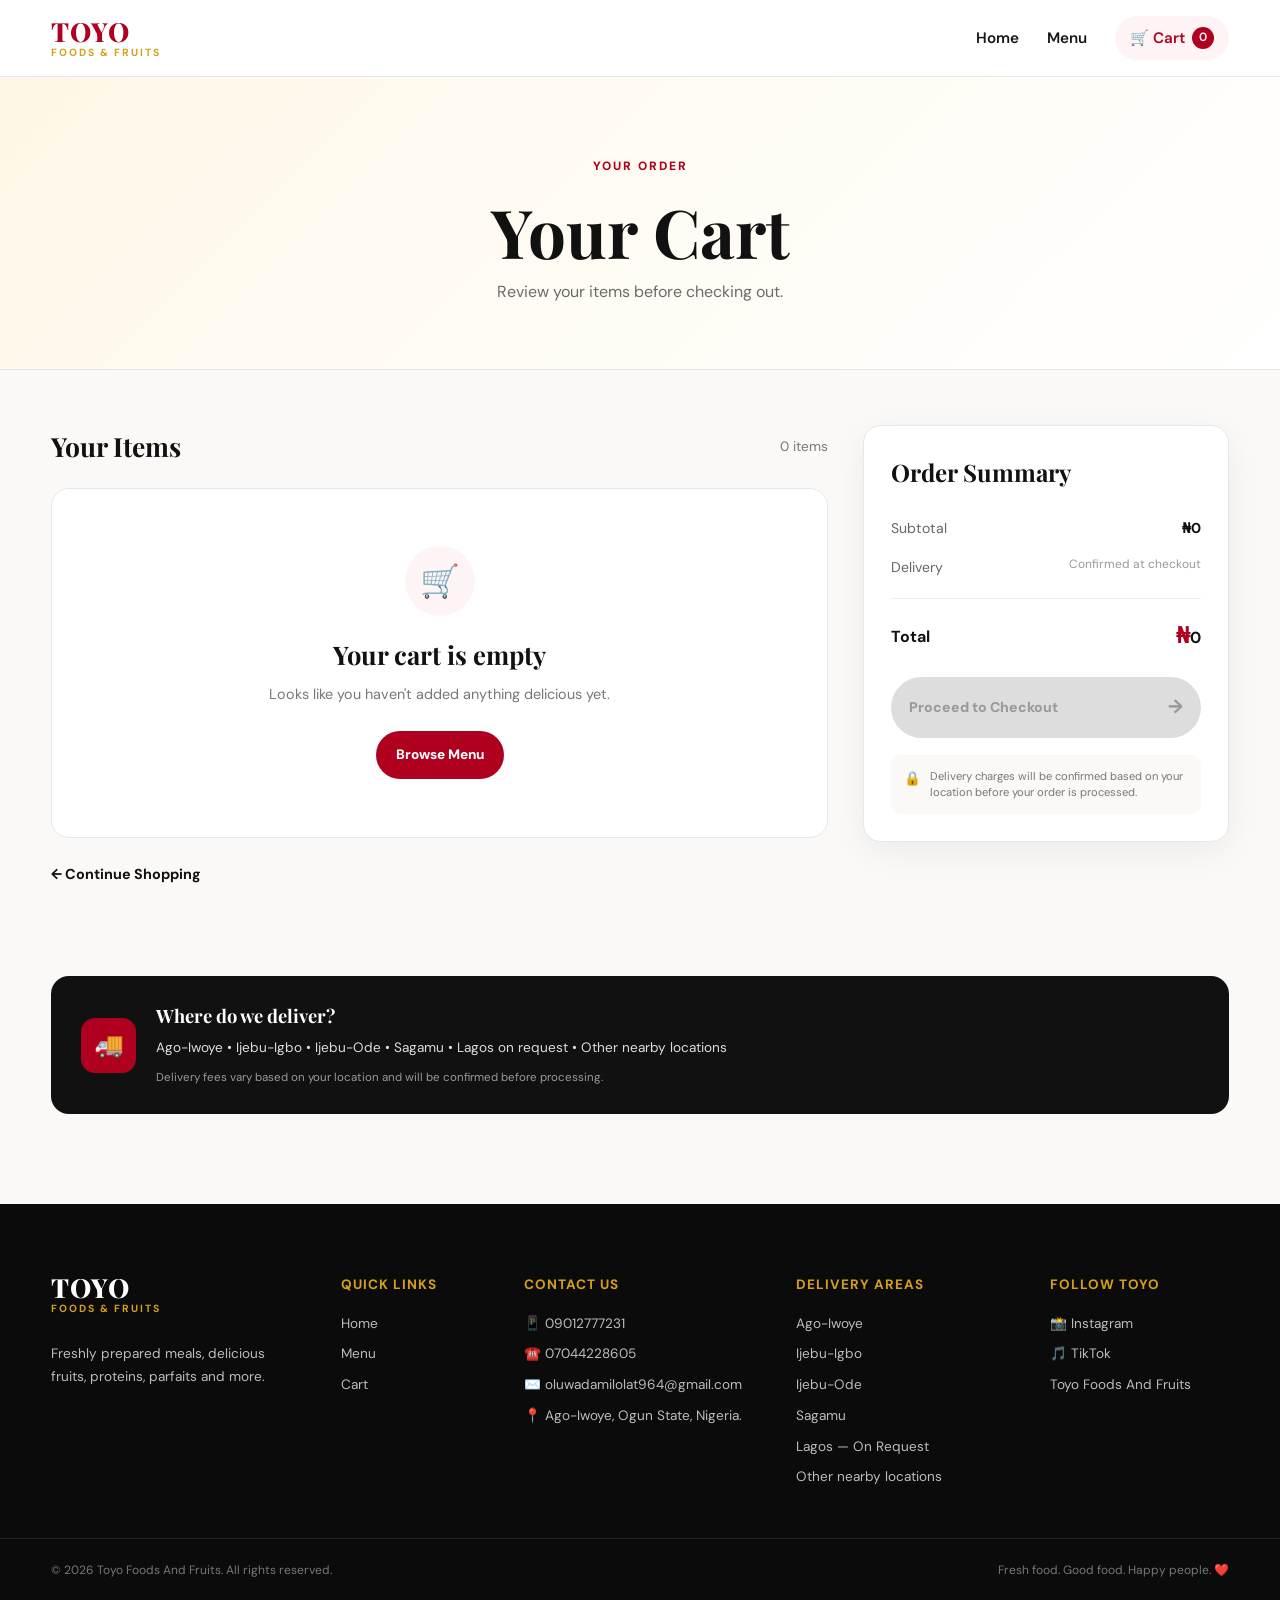
<file: cart.html>
<!DOCTYPE html>
<html lang="en">

<head>

    <!-- =========================
         BASIC META
    ========================== -->

    <meta charset="UTF-8">

    <meta
        name="viewport"
        content="width=device-width, initial-scale=1.0"
    >

    <meta
        name="description"
        content="Review your Toyo Foods And Fruits order before checkout."
    >

    <meta
        name="author"
        content="Toyo Foods And Fruits"
    >

    <meta
        name="theme-color"
        content="#b00020"
    >

    <title>
        Your Cart | Toyo Foods And Fruits
    </title>


    <!-- =========================
         GOOGLE FONTS
    ========================== -->

    <link
        rel="preconnect"
        href="https://fonts.googleapis.com"
    >

    <link
        rel="preconnect"
        href="https://fonts.gstatic.com"
        crossorigin
    >

    <link
        href="https://fonts.googleapis.com/css2?family=DM+Sans:wght@400;500;600;700&family=Playfair+Display:wght@600;700;800&display=swap"
        rel="stylesheet"
    >

    <link rel="icon" type="image/x-icon" href="Logo.jpg"">

    <!-- =========================
         CSS
    ========================== -->

    <link
        rel="stylesheet"
        href="style.css"
    >

    <link
        rel="stylesheet"
        href="cart.css"
    >

</head>


<body>


    <!-- =========================
         HEADER
    ========================== -->

    <header class="header">

        <div class="container navbar">


            <!-- LOGO -->

            <a
                href="index.html"
                class="logo"
            >

                <span class="logo-main">
                    TOYO
                </span>

                <span class="logo-sub">
                    Foods & Fruits
                </span>

            </a>


            <!-- NAVIGATION -->

            <nav class="nav">

                <a href="index.html">
                    Home
                </a>

                <a href="index.html">
                    Menu
                </a>

                <a
                    href="cart.html"
                    class="cart-link active"
                >
                    🛒 Cart

                    <span id="cart-count">
                        0
                    </span>

                </a>

            </nav>

        </div>

    </header>



    <!-- =========================
         CART PAGE
    ========================== -->

    <main class="cart-page">


        <!-- =========================
             PAGE HEADER
        ========================== -->

        <section class="cart-header">

            <div class="container">

                <span class="section-label">
                    YOUR ORDER
                </span>

                <h1>
                    Your Cart
                </h1>

                <p>
                    Review your items before checking out.
                </p>

            </div>

        </section>



        <!-- =========================
             CART CONTENT
        ========================== -->

        <section class="cart-section">

            <div class="container cart-layout">


                <!-- =========================
                     CART ITEMS
                ========================== -->

                <div class="cart-items-container">


                    <div
                        class="cart-items-header"
                        id="cart-items-header"
                    >

                        <h2>
                            Your Items
                        </h2>

                        <span id="cart-item-count">
                            0 items
                        </span>

                    </div>



                    <!-- ITEMS WILL BE INSERTED HERE -->

                    <div
                        id="cart-items-list"
                        class="cart-items-list"
                    >
                    </div>



                    <!-- =========================
                         EMPTY CART
                    ========================== -->

                    <div
                        id="empty-cart"
                        class="empty-cart"
                        style="display: none;"
                    >

                        <div class="empty-cart-icon">
                            🛒
                        </div>

                        <h2>
                            Your cart is empty
                        </h2>

                        <p>
                            Looks like you haven't added
                            anything delicious yet.
                        </p>

                        <a
                            href="index.html"
                            class="primary-btn"
                        >
                            Browse Menu
                        </a>

                    </div>



                    <!-- CONTINUE SHOPPING -->

                    <a
                        href="index.html"
                        class="continue-shopping"
                    >
                        ← Continue Shopping
                    </a>

                </div>



                <!-- =========================
                     ORDER SUMMARY
                ========================== -->

                <aside class="order-summary">

                    <h2>
                        Order Summary
                    </h2>


                    <!-- SUBTOTAL -->

                    <div class="summary-row">

                        <span>
                            Subtotal
                        </span>

                        <strong>
                            ₦<span id="cart-subtotal">
                                0
                            </span>
                        </strong>

                    </div>


                    <!-- DELIVERY -->

                    <div class="summary-row">

                        <span>
                            Delivery
                        </span>

                        <span class="delivery-note">
                            Confirmed at checkout
                        </span>

                    </div>


                    <div class="summary-divider">
                    </div>


                    <!-- TOTAL -->

                    <div class="summary-total">

                        <span>
                            Total
                        </span>

                        <strong>
                            ₦<span id="cart-grand-total">
                                0
                            </span>
                        </strong>

                    </div>


                    <!-- CHECKOUT -->

                    <a
                        href="checkout.html"
                        class="checkout-main-btn"
                        id="checkout-button"
                    >
                        Proceed to Checkout
                        <span>→</span>
                    </a>


                    <!-- PAYMENT NOTE -->

                    <div class="secure-note">

                        <span>
                            🔒
                        </span>

                        <p>
                            Delivery charges will be confirmed
                            based on your location before
                            your order is processed.
                        </p>

                    </div>

                </aside>

            </div>

        </section>



        <!-- =========================
             DELIVERY INFO
        ========================== -->

        <section class="cart-delivery">

            <div class="container">

                <div class="delivery-box">

                    <div class="delivery-icon">
                        🚚
                    </div>

                    <div>

                        <h3>
                            Where do we deliver?
                        </h3>

                        <p>
                            Ago-Iwoye • Ijebu-Igbo •
                            Ijebu-Ode • Sagamu •
                            Lagos on request •
                            Other nearby locations
                        </p>

                        <small>
                            Delivery fees vary based on
                            your location and will be
                            confirmed before processing.
                        </small>

                    </div>

                </div>

            </div>

        </section>

    </main>



    <!-- =========================
         FOOTER
    ========================== -->

    <footer class="footer">

        <div class="container footer-grid">


            <!-- BRAND -->

            <div class="footer-column footer-brand">

                <a
                    href="index.html"
                    class="logo"
                >

                    <span class="logo-main">
                        TOYO
                    </span>

                    <span class="logo-sub">
                        Foods & Fruits
                    </span>

                </a>

                <p>
                    Freshly prepared meals, delicious fruits,
                    proteins, parfaits and more.
                </p>

            </div>



            <!-- QUICK LINKS -->

            <div class="footer-column">

                <h3>
                    Quick Links
                </h3>

                <a href="index.html">
                    Home
                </a>

                <a href="products.html">
                    Menu
                </a>

                <a href="cart.html">
                    Cart
                </a>

            </div>



            <!-- CONTACT -->

            <div class="footer-column">

                <h3>
                    Contact Us
                </h3>

                <a href="tel:09012777231">
                    📱 09012777231
                </a>

                <a href="tel:07044228605">
                    ☎️ 07044228605
                </a>

                <a href="mailto:oluwadamilolat964@gmail.com">
                    ✉️ oluwadamilolat964@gmail.com
                </a>

                <p>
                    📍 Ago-Iwoye,
                    Ogun State, Nigeria.
                </p>

            </div>



            <!-- DELIVERY -->

            <div class="footer-column">

                <h3>
                    Delivery Areas
                </h3>

                <p>
                    Ago-Iwoye
                </p>

                <p>
                    Ijebu-Igbo
                </p>

                <p>
                    Ijebu-Ode
                </p>

                <p>
                    Sagamu
                </p>

                <p>
                    Lagos — On Request
                </p>

                <p>
                    Other nearby locations
                </p>

            </div>



            <!-- SOCIAL MEDIA -->

            <div class="footer-column">

                <h3>
                    Follow Toyo
                </h3>

                <a
                    href="https://www.instagram.com/toyofoodsandfruits/"
                    target="_blank"
                    rel="noopener noreferrer"
                >
                    📸 Instagram
                </a>

                <a
                    href="#"
                    target="_blank"
                    rel="noopener noreferrer"
                >
                    🎵 TikTok
                </a>

                <p>
                    Toyo Foods And Fruits
                </p>

            </div>

        </div>



        <!-- FOOTER BOTTOM -->

        <div class="footer-bottom">

            <div class="container">

                <p>
                    © 2026 Toyo Foods And Fruits.
                    All rights reserved.
                </p>

                <p>
                    Fresh food. Good food. Happy people. ❤️
                </p>

            </div>

        </div>

    </footer>



    <!-- =========================
         CART JAVASCRIPT
    ========================== -->

    <script src="cart.js"></script>

</body>

</html>
</file>
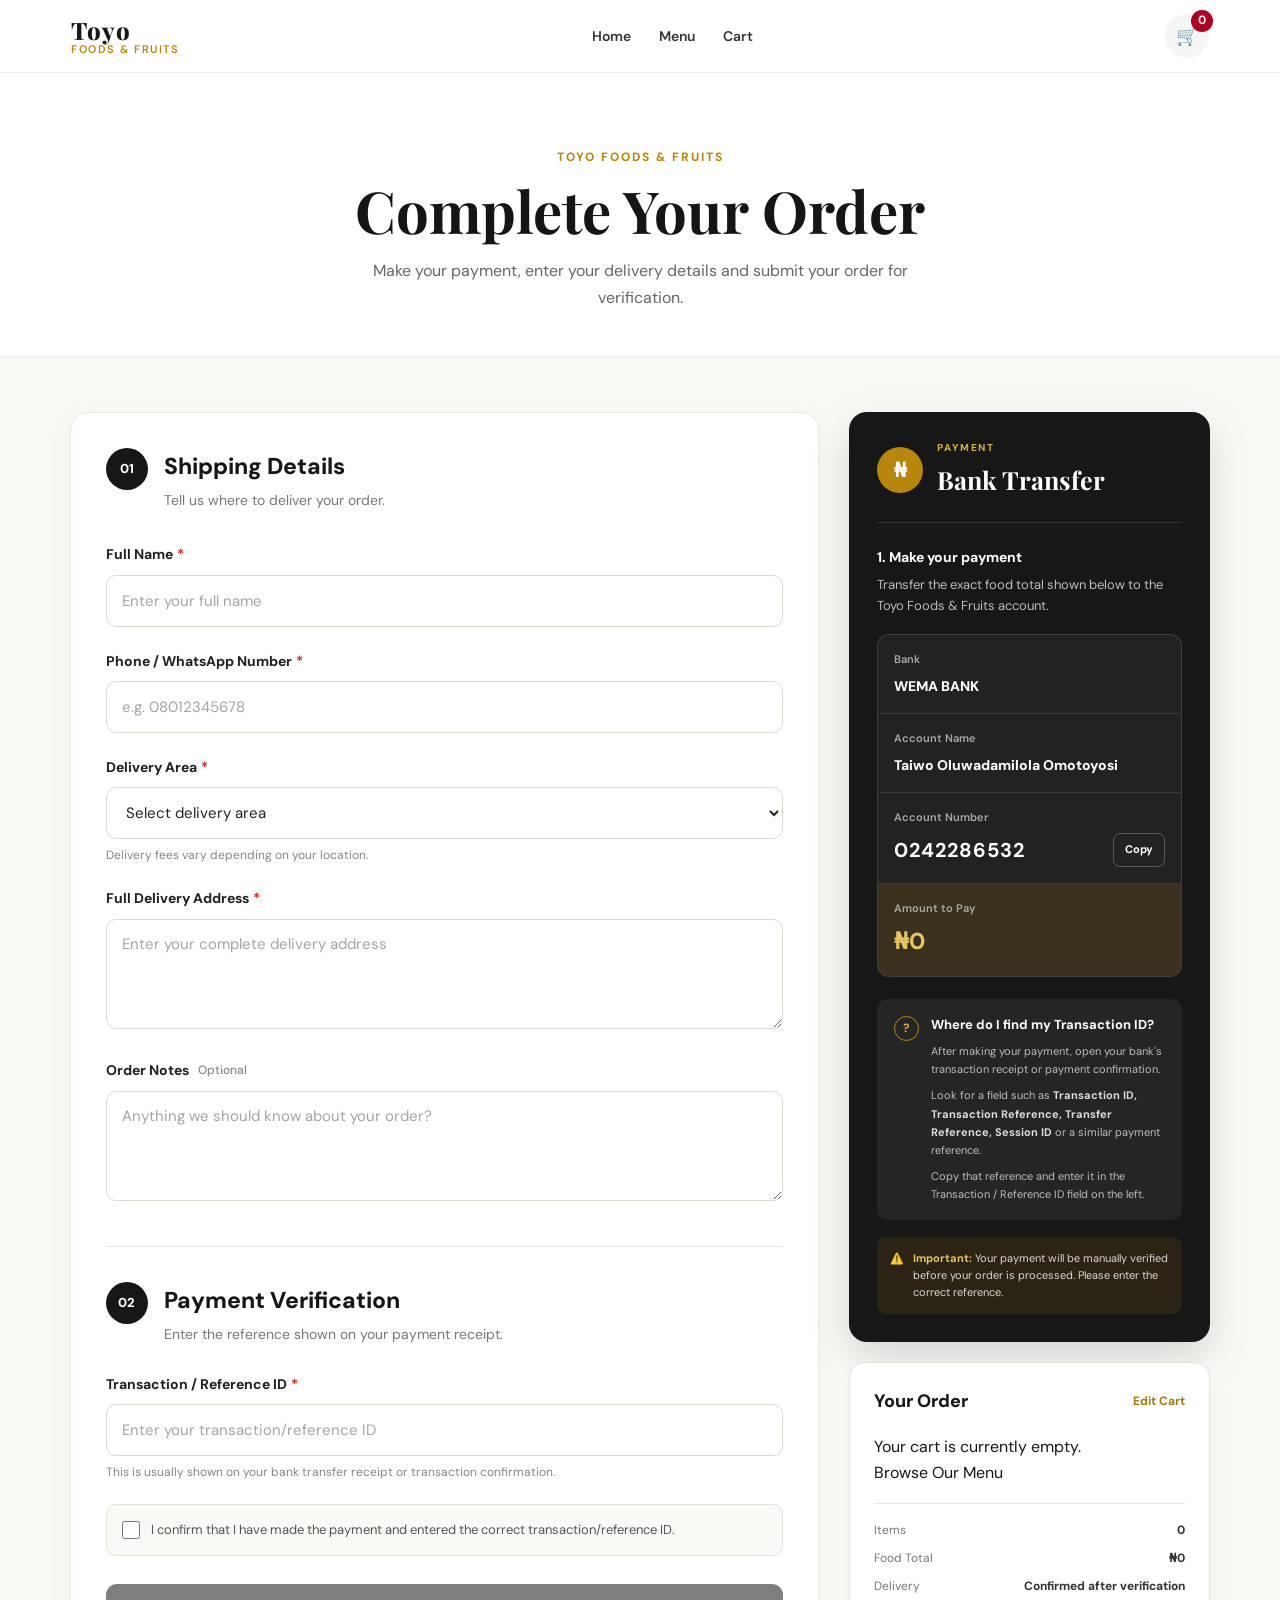
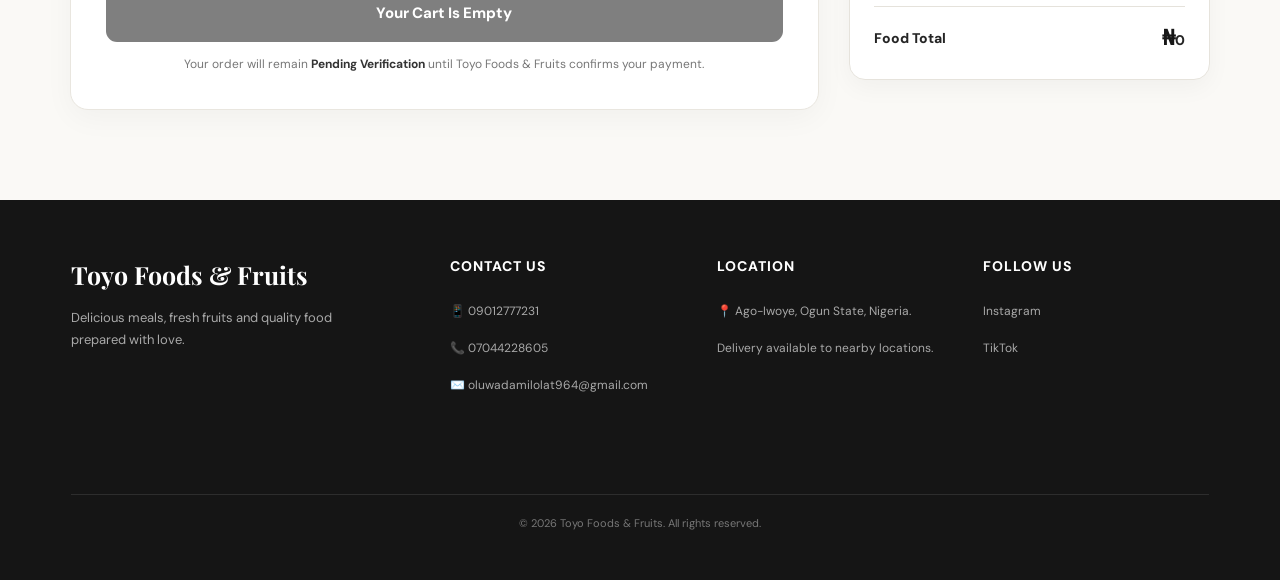
<file: checkout.html>
<!DOCTYPE html>
<html lang="en">

<head>

    <meta charset="UTF-8">

    <meta
        name="viewport"
        content="width=device-width, initial-scale=1.0"
    >

    <meta
        name="description"
        content="Complete your order with Toyo Foods & Fruits."
    >

    <title>Checkout | Toyo Foods & Fruits</title>


    <!-- =====================================================
         GOOGLE FONTS
    ====================================================== -->

    <link rel="preconnect" href="https://fonts.googleapis.com">

    <link
        rel="preconnect"
        href="https://fonts.gstatic.com"
        crossorigin
    >

    <link rel="icon" type="image/x-icon" href="Logo.jpg">
    <link
        href="https://fonts.googleapis.com/css2?family=DM+Sans:wght@400;500;600;700;800&family=Playfair+Display:wght@600;700;800&display=swap"
        rel="stylesheet"
    >


    <!-- =====================================================
         GLOBAL CSS
    ====================================================== -->

    <link
        rel="stylesheet"
        href="style.css"
    >


    <!-- =====================================================
         CHECKOUT CSS
    ====================================================== -->

    <link
        rel="stylesheet"
        href="checkout.css"
    >

</head>


<body>


    <!-- =====================================================
         HEADER
    ====================================================== -->

    <header class="site-header">

        <div class="container header-container">


            <!-- BRAND -->

            <a
                href="index.html"
                class="brand-logo"
            >

                <span class="brand-name">
                    Toyo
                </span>

                <span class="brand-subtitle">
                    Foods & Fruits
                </span>

            </a>


            <!-- NAVIGATION -->

            <nav
                class="main-nav"
                aria-label="Main navigation"
            >

                <a href="index.html">
                    Home
                </a>

                <a href="products.html">
                    Menu
                </a>

                <a href="cart.html">
                    Cart
                </a>

            </nav>


            <!-- CART -->

            <a
                href="cart.html"
                class="header-cart"
                aria-label="Shopping cart"
            >

                🛒

                <span
                    id="cart-count"
                    class="cart-count"
                >
                    0
                </span>

            </a>

        </div>

    </header>



    <!-- =====================================================
         CHECKOUT PAGE
    ====================================================== -->

    <main class="checkout-page">


        <!-- =================================================
             PAGE INTRO
        ================================================== -->

        <section class="checkout-hero">

            <div class="container">

                <span class="section-label">
                    TOYO FOODS & FRUITS
                </span>

                <h1>
                    Complete Your Order
                </h1>

                <p>
                    Make your payment, enter your delivery
                    details and submit your order for verification.
                </p>

            </div>

        </section>



        <!-- =================================================
             CHECKOUT CONTENT
        ================================================== -->

        <section class="checkout-section">

            <div class="container">

                <div class="checkout-layout">


                    <!-- =====================================
                         LEFT SIDE
                         SHIPPING DETAILS
                    ====================================== -->

                    <div class="checkout-left">


                        <!-- SHIPPING FORM -->

                        <div class="checkout-card">


                            <div class="checkout-card-header">

                                <div class="step-number">
                                    01
                                </div>

                                <div>

                                    <h2>
                                        Shipping Details
                                    </h2>

                                    <p>
                                        Tell us where to deliver your order.
                                    </p>

                                </div>

                            </div>



                            <form
                                id="checkout-form"
                                novalidate
                            >


                                <!-- FULL NAME -->

                                <div class="form-group">

                                    <label
                                        for="customer-name"
                                    >
                                        Full Name
                                        <span>*</span>
                                    </label>

                                    <input
                                        type="text"
                                        id="customer-name"
                                        name="customerName"
                                        placeholder="Enter your full name"
                                        autocomplete="name"
                                        required
                                    >

                                    <small
                                        class="form-error"
                                        id="customer-name-error"
                                    ></small>

                                </div>



                                <!-- PHONE -->

                                <div class="form-group">

                                    <label
                                        for="customer-phone"
                                    >
                                        Phone / WhatsApp Number
                                        <span>*</span>
                                    </label>

                                    <input
                                        type="tel"
                                        id="customer-phone"
                                        name="customerPhone"
                                        placeholder="e.g. 08012345678"
                                        autocomplete="tel"
                                        required
                                    >

                                    <small
                                        class="form-error"
                                        id="customer-phone-error"
                                    ></small>

                                </div>



                                <!-- DELIVERY AREA -->

                                <div class="form-group">

                                    <label
                                        for="delivery-area"
                                    >
                                        Delivery Area
                                        <span>*</span>
                                    </label>

                                    <select
                                        id="delivery-area"
                                        name="deliveryArea"
                                        required
                                    >

                                        <option
                                            value=""
                                        >
                                            Select delivery area
                                        </option>

                                        <option
                                            value="Ago-Iwoye"
                                        >
                                            Ago-Iwoye
                                        </option>

                                        <option
                                            value="Ijebu-Igbo"
                                        >
                                            Ijebu-Igbo
                                        </option>

                                        <option
                                            value="Ijebu-Ode"
                                        >
                                            Ijebu-Ode
                                        </option>

                                        <option
                                            value="Sagamu"
                                        >
                                            Sagamu
                                        </option>

                                        <option
                                            value="Lagos"
                                        >
                                            Lagos — On Request
                                        </option>

                                        <option
                                            value="Other"
                                        >
                                            Other Nearby Location
                                        </option>

                                    </select>

                                    <small class="form-hint">
                                        Delivery fees vary depending on your location.
                                    </small>

                                    <small
                                        class="form-error"
                                        id="delivery-area-error"
                                    ></small>

                                </div>



                                <!-- DELIVERY ADDRESS -->

                                <div class="form-group">

                                    <label
                                        for="delivery-address"
                                    >
                                        Full Delivery Address
                                        <span>*</span>
                                    </label>

                                    <textarea
                                        id="delivery-address"
                                        name="deliveryAddress"
                                        rows="4"
                                        placeholder="Enter your complete delivery address"
                                        required
                                    ></textarea>

                                    <small
                                        class="form-error"
                                        id="delivery-address-error"
                                    ></small>

                                </div>



                                <!-- ORDER NOTES -->

                                <div class="form-group">

                                    <label
                                        for="order-notes"
                                    >
                                        Order Notes
                                        <small>
                                            Optional
                                        </small>
                                    </label>

                                    <textarea
                                        id="order-notes"
                                        name="orderNotes"
                                        rows="3"
                                        placeholder="Anything we should know about your order?"
                                    ></textarea>

                                </div>



                                <!-- =================================
                                     PAYMENT REFERENCE
                                ================================== -->

                                <div class="payment-reference-section">


                                    <div class="payment-reference-header">

                                        <div class="step-number">
                                            02
                                        </div>

                                        <div>

                                            <h2>
                                                Payment Verification
                                            </h2>

                                            <p>
                                                Enter the reference shown on your payment receipt.
                                            </p>

                                        </div>

                                    </div>



                                    <!-- TRANSACTION ID -->

                                    <div class="form-group">

                                        <label
                                            for="transaction-id"
                                        >
                                            Transaction / Reference ID
                                            <span>*</span>
                                        </label>

                                        <input
                                            type="text"
                                            id="transaction-id"
                                            name="transactionId"
                                            placeholder="Enter your transaction/reference ID"
                                            autocomplete="off"
                                            required
                                        >

                                        <small class="form-hint">
                                            This is usually shown on your bank transfer receipt or transaction confirmation.
                                        </small>

                                        <small
                                            class="form-error"
                                            id="transaction-id-error"
                                        ></small>

                                    </div>



                                    <!-- CONFIRMATION -->

                                    <label
                                        class="payment-confirmation"
                                    >

                                        <input
                                            type="checkbox"
                                            id="payment-confirmation"
                                            name="paymentConfirmation"
                                            required
                                        >

                                        <span>

                                            I confirm that I have made the payment
                                            and entered the correct transaction/reference ID.

                                        </span>

                                    </label>


                                </div>



                                <!-- SUBMIT -->

                                <button
                                    type="submit"
                                    id="submit-order"
                                    class="submit-order-button"
                                >

                                    <span>
                                        Submit Order for Verification
                                    </span>

                                    <span>
                                        →
                                    </span>

                                </button>


                                <p class="submit-note">

                                    Your order will remain
                                    <strong>Pending Verification</strong>
                                    until Toyo Foods & Fruits confirms your payment.

                                </p>


                            </form>

                        </div>

                    </div>



                    <!-- =====================================
                         RIGHT SIDE
                         PAYMENT INFORMATION
                    ====================================== -->

                    <aside class="checkout-right">


                        <!-- PAYMENT CARD -->

                        <div class="payment-card">


                            <div class="payment-card-header">

                                <span class="payment-icon">
                                    ₦
                                </span>

                                <div>

                                    <span class="section-label">
                                        PAYMENT
                                    </span>

                                    <h2>
                                        Bank Transfer
                                    </h2>

                                </div>

                            </div>



                            <!-- PAYMENT INSTRUCTION -->

                            <div class="payment-instruction">

                                <strong>
                                    1. Make your payment
                                </strong>

                                <p>
                                    Transfer the exact food total
                                    shown below to the Toyo Foods &
                                    Fruits account.
                                </p>

                            </div>



                            <!-- BANK DETAILS -->

                            <div class="bank-details">


                                <div class="bank-detail">

                                    <span>
                                        Bank
                                    </span>

                                    <strong id="bank-name">
                                        BANK NAME
                                    </strong>

                                </div>


                                <div class="bank-detail">

                                    <span>
                                        Account Name
                                    </span>

                                    <strong>
                                        Taiwo Oluwadamilola Omotoyosi
                                    </strong>

                                </div>


                                <div class="bank-detail account-number-row">

                                    <span>
                                        Account Number
                                    </span>

                                    <div class="account-number-wrapper">

                                        <strong
                                            id="account-number"
                                        >
                                            0000000000
                                        </strong>

                                        <button
                                            type="button"
                                            id="copy-account"
                                            class="copy-account-button"
                                        >
                                            Copy
                                        </button>

                                    </div>

                                </div>


                                <div class="bank-detail amount-row">

                                    <span>
                                        Amount to Pay
                                    </span>

                                    <strong>
                                        ₦<span
                                            id="payment-total"
                                        >
                                            0
                                        </span>
                                    </strong>

                                </div>


                            </div>



                            <!-- TRANSACTION ID INSTRUCTIONS -->

                            <div class="transaction-help">


                                <div class="help-icon">
                                    ?
                                </div>


                                <div>

                                    <h3>
                                        Where do I find my Transaction ID?
                                    </h3>

                                    <p>
                                        After making your payment,
                                        open your bank's transaction
                                        receipt or payment confirmation.
                                    </p>

                                    <p>
                                        Look for a field such as
                                        <strong>
                                            Transaction ID,
                                            Transaction Reference,
                                            Transfer Reference,
                                            Session ID
                                        </strong>
                                        or a similar payment reference.
                                    </p>

                                    <p>
                                        Copy that reference and enter
                                        it in the Transaction / Reference
                                        ID field on the left.
                                    </p>

                                </div>

                            </div>



                            <!-- WARNING -->

                            <div class="verification-warning">

                                <span>
                                    ⚠️
                                </span>

                                <p>
                                    <strong>
                                        Important:
                                    </strong>

                                    Your payment will be manually
                                    verified before your order is processed.
                                    Please enter the correct reference.
                                </p>

                            </div>


                        </div>



                        <!-- ORDER SUMMARY -->

                        <div class="checkout-order-summary">


                            <div class="summary-header">

                                <h2>
                                    Your Order
                                </h2>

                                <a
                                    href="cart.html"
                                >
                                    Edit Cart
                                </a>

                            </div>


                            <div
                                id="checkout-items"
                                class="checkout-items"
                            >
                                <!-- JavaScript -->
                            </div>


                            <div class="summary-divider"></div>


                            <div class="summary-row">

                                <span>
                                    Items
                                </span>

                                <strong
                                    id="checkout-item-count"
                                >
                                    0
                                </strong>

                            </div>


                            <div class="summary-row">

                                <span>
                                    Food Total
                                </span>

                                <strong>
                                    ₦<span
                                        id="checkout-subtotal"
                                    >
                                        0
                                    </span>
                                </strong>

                            </div>


                            <div class="summary-row">

                                <span>
                                    Delivery
                                </span>

                                <strong>
                                    Confirmed after verification
                                </strong>

                            </div>


                            <div class="summary-total">

                                <span>
                                    Food Total
                                </span>

                                <strong>
                                    ₦<span
                                        id="checkout-total"
                                    >
                                        0
                                    </span>
                                </strong>

                            </div>


                        </div>


                    </aside>


                </div>

            </div>

        </section>

    </main>



    <!-- =====================================================
         FOOTER
    ====================================================== -->

    <footer class="site-footer">

        <div class="container">

            <div class="footer-grid">


                <!-- BRAND -->

                <div class="footer-brand">

                    <h2>
                        Toyo Foods & Fruits
                    </h2>

                    <p>
                        Delicious meals, fresh fruits and
                        quality food prepared with love.
                    </p>

                </div>



                <!-- CONTACT -->

                <div class="footer-column">

                    <h3>
                        Contact Us
                    </h3>

                    <a href="tel:09012777231">
                        📱 09012777231
                    </a>

                    <a href="tel:07044228605">
                        📞 07044228605
                    </a>

                    <a href="mailto:oluwadamilolat964@gmail.com">
                        ✉️ oluwadamilolat964@gmail.com
                    </a>

                </div>



                <!-- LOCATION -->

                <div class="footer-column">

                    <h3>
                        Location
                    </h3>

                    <p>
                        📍 Ago-Iwoye,
                        Ogun State, Nigeria.
                    </p>

                    <p>
                        Delivery available to
                        nearby locations.
                    </p>

                </div>



                <!-- SOCIAL -->

                <div class="footer-column">

                    <h3>
                        Follow Us
                    </h3>

                    <a
                        href="https://www.instagram.com/toyofoodsandfruits"
                        target="_blank"
                        rel="noopener noreferrer"
                    >
                        Instagram
                    </a>

                    <a
                        href="https://www.tiktok.com/"
                        target="_blank"
                        rel="noopener noreferrer"
                    >
                        TikTok
                    </a>

                </div>


            </div>


            <div class="footer-bottom">

                <p>
                    © 2026 Toyo Foods & Fruits.
                    All rights reserved.
                </p>

            </div>

        </div>

    </footer>



    <!-- =====================================================
         CHECKOUT JAVASCRIPT
    ====================================================== -->

    <script src="checkout.js"></script>

</body>

</html>
</file>
<file: style.css>
/* =========================================================
   TOYO FOODS & FRUITS
   MAIN STYLESHEET
========================================================= */


/* =========================================================
   RESET
========================================================= */

* {
    margin: 0;
    padding: 0;
    box-sizing: border-box;
}

html {
    scroll-behavior: smooth;
}

body {
    font-family: "DM Sans", sans-serif;
    background: #ffffff;
    color: #171717;
    line-height: 1.6;
}

img {
    width: 100%;
    display: block;
}

button,
input {
    font: inherit;
}

button {
    cursor: pointer;
}

a {
    text-decoration: none;
    color: inherit;
}


/* =========================================================
   BRAND VARIABLES
========================================================= */

:root {

    --red: #b00020;
    --dark-red: #8f001a;

    --gold: #d4a017;
    --light-gold: #f4df9b;

    --black: #111111;
    --dark: #1a1a1a;

    --white: #ffffff;
    --off-white: #faf9f7;

    --gray: #6b6b6b;
    --light-gray: #eeeeee;

    --border: #e7e7e7;

    --shadow:
        0 10px 30px rgba(0, 0, 0, 0.08);

    --radius: 16px;
}


/* =========================================================
   GLOBAL CONTAINER
========================================================= */

.container {
    width: min(1180px, 92%);
    margin: 0 auto;
}


/* =========================================================
   HEADER
========================================================= */

.header {
    position: sticky;
    top: 0;
    z-index: 1000;

    background: rgba(255, 255, 255, 0.96);

    backdrop-filter: blur(12px);

    border-bottom: 1px solid var(--border);
}


.navbar {
    min-height: 76px;

    display: flex;
    align-items: center;
    justify-content: space-between;

    gap: 30px;
}


/* =========================================================
   LOGO
========================================================= */

.logo {
    display: inline-flex;
    flex-direction: column;

    line-height: 1;
}

.logo-main {
    font-family: "Playfair Display", serif;

    font-size: 1.65rem;
    font-weight: 800;

    color: var(--red);

    letter-spacing: 1px;
}

.logo-sub {
    margin-top: 4px;

    font-size: 0.65rem;
    font-weight: 700;

    color: var(--gold);

    text-transform: uppercase;
    letter-spacing: 2px;
}


/* =========================================================
   NAVIGATION
========================================================= */

.nav {
    display: flex;
    align-items: center;
    gap: 28px;
}

.nav a {
    font-size: 0.95rem;
    font-weight: 600;

    transition:
        color 0.2s ease,
        transform 0.2s ease;
}

.nav a:hover,
.nav a.active {
    color: var(--red);
}

.cart-link {
    display: flex;
    align-items: center;
    gap: 7px;

    padding: 10px 15px;

    border-radius: 999px;

    background: #fff4f5;
    color: var(--red) !important;
}

#cart-count {
    min-width: 22px;
    height: 22px;

    display: inline-flex;
    align-items: center;
    justify-content: center;

    border-radius: 50%;

    background: var(--red);
    color: white;

    font-size: 0.75rem;
}


/* =========================================================
   MENU HERO
========================================================= */

.menu-hero {
    background:
        linear-gradient(
            135deg,
            #fff8e8,
            #fff
        );

    padding: 85px 0 70px;

    border-bottom: 1px solid var(--border);
}

.menu-hero .container {
    text-align: center;
}

.section-label {
    display: inline-block;

    margin-bottom: 12px;

    font-size: 0.75rem;
    font-weight: 800;

    letter-spacing: 2px;

    text-transform: uppercase;

    color: var(--red);
}

.menu-hero h1 {
    max-width: 750px;

    margin: 0 auto;

    font-family: "Playfair Display", serif;

    font-size: clamp(2.5rem, 6vw, 5rem);

    line-height: 1.05;

    color: var(--black);
}

.menu-hero h1 span {
    color: var(--red);
}

.menu-hero p {
    max-width: 600px;

    margin: 20px auto 30px;

    color: var(--gray);

    font-size: 1.05rem;
}


/* =========================================================
   SEARCH
========================================================= */

.search-box {
    width: min(650px, 100%);

    margin: 0 auto;

    display: flex;
    align-items: center;

    background: white;

    border: 1px solid var(--border);

    border-radius: 999px;

    padding: 6px;

    box-shadow: var(--shadow);
}

.search-box input {
    flex: 1;

    border: none;
    outline: none;

    padding: 15px 20px;

    background: transparent;

    color: var(--black);
}

.search-box input::placeholder {
    color: #999;
}

.search-box button {
    width: 50px;
    height: 50px;

    border: none;

    border-radius: 50%;

    background: var(--red);
    color: white;

    transition: transform 0.2s ease;
}

.search-box button:hover {
    transform: scale(1.05);
}


/* =========================================================
   CATEGORIES
========================================================= */

.categories-section {
    padding: 55px 0 30px;

    background: var(--white);
}

.section-heading {
    display: flex;
    align-items: end;
    justify-content: space-between;

    gap: 20px;

    margin-bottom: 28px;
}

.section-heading h2 {
    font-family: "Playfair Display", serif;

    font-size: clamp(1.8rem, 4vw, 2.7rem);

    line-height: 1.15;
}

.category-list {
    display: flex;

    gap: 10px;

    overflow-x: auto;

    padding-bottom: 10px;

    scrollbar-width: none;
}

.category-list::-webkit-scrollbar {
    display: none;
}

.category-filter {
    flex-shrink: 0;

    border: 1px solid var(--border);

    background: white;

    color: var(--black);

    padding: 11px 17px;

    border-radius: 999px;

    font-size: 0.9rem;
    font-weight: 600;

    transition:
        background 0.2s ease,
        color 0.2s ease,
        border 0.2s ease;
}

.category-filter:hover,
.category-filter.active {
    background: var(--red);
    border-color: var(--red);
    color: white;
}


/* =========================================================
   PRODUCTS
========================================================= */

.products-section {
    padding: 45px 0 110px;

    background: var(--off-white);
}

.product-count {
    color: var(--gray);

    font-size: 0.9rem;
}


/* =========================================================
   PRODUCT GRID
========================================================= */

.product-grid {
    display: grid;

    grid-template-columns:
        repeat(4, minmax(0, 1fr));

    gap: 22px;
}


/* =========================================================
   PRODUCT CARD
========================================================= */

.product-card {
    overflow: hidden;

    background: white;

    border: 1px solid var(--border);

    border-radius: var(--radius);

    transition:
        transform 0.25s ease,
        box-shadow 0.25s ease;
}

.product-card:hover {
    transform: translateY(-5px);

    box-shadow: var(--shadow);
}


/* =========================================================
   PRODUCT IMAGE
========================================================= */

.product-image {
    position: relative;

    aspect-ratio: 1 / 0.82;

    overflow: hidden;

    background: #f1f1f1;
}

.product-image img {
    width: 100%;
    height: 100%;

    object-fit: cover;

    transition: transform 0.4s ease;
}

.product-card:hover .product-image img {
    transform: scale(1.05);
}

.product-badge {
    position: absolute;

    top: 12px;
    left: 12px;

    padding: 6px 10px;

    border-radius: 999px;

    background: var(--red);
    color: white;

    font-size: 0.7rem;
    font-weight: 700;
}


/* =========================================================
   PRODUCT INFO
========================================================= */

.product-info {
    padding: 18px;
}

.product-category {
    display: block;

    margin-bottom: 5px;

    color: var(--gold);

    font-size: 0.7rem;
    font-weight: 800;

    text-transform: uppercase;

    letter-spacing: 1px;
}

.product-info h3 {
    margin-bottom: 7px;

    font-size: 1.05rem;
    font-weight: 700;
}

.product-info p {
    min-height: 50px;

    margin-bottom: 17px;

    color: var(--gray);

    font-size: 0.86rem;

    line-height: 1.5;
}


/* =========================================================
   PRODUCT BOTTOM
========================================================= */

.product-bottom {
    display: flex;
    align-items: center;
    justify-content: space-between;

    gap: 10px;
}

.price {
    color: var(--red);

    font-size: 0.95rem;
    font-weight: 800;
}

.add-cart {
    border: none;

    padding: 9px 14px;

    border-radius: 999px;

    background: var(--black);
    color: white;

    font-size: 0.8rem;
    font-weight: 700;

    transition:
        background 0.2s ease,
        transform 0.2s ease;
}

.add-cart:hover {
    background: var(--red);

    transform: translateY(-1px);
}


/* =========================================================
   DELIVERY SECTION
========================================================= */

.delivery-section {
    padding: 80px 0;

    background: var(--black);

    color: white;
}

.delivery-content {
    text-align: center;

    max-width: 850px;

    margin: 0 auto;
}

.delivery-content .section-label {
    color: var(--gold);
}

.delivery-content h2 {
    font-family: "Playfair Display", serif;

    font-size: clamp(2rem, 5vw, 3.2rem);

    margin-bottom: 15px;
}

.delivery-content p {
    max-width: 650px;

    margin: 0 auto 30px;

    color: #cfcfcf;
}

.delivery-areas {
    display: flex;

    flex-wrap: wrap;

    justify-content: center;

    gap: 10px;
}

.delivery-areas span {
    padding: 9px 14px;

    border: 1px solid #333;

    border-radius: 999px;

    font-size: 0.85rem;
}


/* =========================================================
   STICKY CART BAR
========================================================= */

.cart-bar {
    position: fixed;

    left: 50%;
    bottom: 20px;

    transform: translateX(-50%);

    z-index: 1100;

    width: min(620px, 92%);

    display: flex;

    align-items: center;
    justify-content: space-between;

    gap: 15px;

    padding: 12px 14px;

    background: var(--black);

    color: white;

    border-radius: 18px;

    box-shadow:
        0 15px 40px rgba(0, 0, 0, 0.25);
}

.cart-summary {
    display: flex;

    align-items: center;

    gap: 10px;
}

.cart-icon {
    width: 42px;
    height: 42px;

    display: flex;
    align-items: center;
    justify-content: center;

    border-radius: 12px;

    background: var(--red);
}

.cart-summary strong {
    display: block;

    font-size: 0.85rem;
}

.cart-summary small {
    display: block;

    margin-top: 2px;

    color: #cfcfcf;

    font-size: 0.75rem;
}

.checkout-btn {
    border: none;

    padding: 12px 18px;

    border-radius: 999px;

    background: var(--gold);
    color: var(--black);

    font-size: 0.85rem;
    font-weight: 800;

    white-space: nowrap;

    transition: transform 0.2s ease;
}

.checkout-btn:hover {
    transform: translateY(-2px);
}


/* =========================================================
   CART NOTIFICATION
========================================================= */

.cart-notification {
    position: fixed;

    top: 95px;
    right: 20px;

    z-index: 2000;

    display: flex;

    flex-direction: column;

    gap: 3px;

    padding: 14px 18px;

    background: var(--black);
    color: white;

    border-left: 4px solid var(--gold);

    border-radius: 10px;

    box-shadow: var(--shadow);

    animation: slideIn 0.25s ease;
}

.cart-notification strong {
    color: var(--gold);

    font-size: 0.85rem;
}

.cart-notification span {
    font-size: 0.8rem;
}

@keyframes slideIn {

    from {
        opacity: 0;
        transform: translateX(20px);
    }

    to {
        opacity: 1;
        transform: translateX(0);
    }

}


/* =========================================================
   FOOTER
========================================================= */

.footer {
    background: #0b0b0b;

    color: white;

    padding-top: 70px;
}

.footer-grid {
    display: grid;

    grid-template-columns:
        1.4fr
        0.8fr
        1.3fr
        1.2fr
        1fr;

    gap: 40px;

    padding-bottom: 50px;
}

.footer-column {
    display: flex;

    flex-direction: column;

    gap: 9px;
}

.footer-column h3 {
    margin-bottom: 8px;

    color: var(--gold);

    font-size: 0.85rem;

    text-transform: uppercase;

    letter-spacing: 1px;
}

.footer-column p,
.footer-column a {
    color: #bcbcbc;

    font-size: 0.85rem;
}

.footer-column a:hover {
    color: white;
}

.footer-brand p {
    max-width: 260px;

    margin-top: 18px;

    line-height: 1.7;
}

.footer-brand .logo-main {
    color: white;
}


/* =========================================================
   FOOTER BOTTOM
========================================================= */

.footer-bottom {
    border-top: 1px solid #222;

    padding: 22px 0;
}

.footer-bottom .container {
    display: flex;

    align-items: center;
    justify-content: space-between;

    gap: 20px;
}

.footer-bottom p {
    color: #777;

    font-size: 0.75rem;
}


/* =========================================================
   TABLET
========================================================= */

@media (max-width: 1000px) {

    .product-grid {
        grid-template-columns:
            repeat(3, minmax(0, 1fr));
    }

    .footer-grid {
        grid-template-columns:
            repeat(2, 1fr);
    }

}


/* =========================================================
   MOBILE
========================================================= */

@media (max-width: 700px) {

    .navbar {
        min-height: 68px;
    }

    .nav {
        gap: 8px;
    }

    .nav a:not(.cart-link) {
        display: none;
    }

    .menu-hero {
        padding: 60px 0 50px;
    }

    .menu-hero h1 {
        font-size: 2.7rem;
    }

    .menu-hero p {
        font-size: 0.95rem;
    }

    .search-box input {
        padding: 13px 15px;

        font-size: 0.85rem;
    }

    .search-box button {
        width: 46px;
        height: 46px;
    }

    .categories-section {
        padding-top: 40px;
    }

    .section-heading {
        align-items: start;

        flex-direction: column;

        margin-bottom: 20px;
    }

    .product-grid {
        grid-template-columns:
            repeat(2, minmax(0, 1fr));

        gap: 12px;
    }

    .product-info {
        padding: 13px;
    }

    .product-info h3 {
        font-size: 0.92rem;
    }

    .product-info p {
        min-height: auto;

        font-size: 0.76rem;

        margin-bottom: 12px;
    }

    .price {
        font-size: 0.78rem;
    }

    .add-cart {
        padding: 8px 10px;

        font-size: 0.72rem;
    }

    .product-bottom {
        align-items: flex-end;
    }

    .delivery-section {
        padding: 60px 0;
    }

    .cart-bar {
        bottom: 12px;

        width: calc(100% - 24px);

        padding: 10px;
    }

    .checkout-btn {
        padding: 10px 13px;

        font-size: 0.76rem;
    }

    .footer-grid {
        grid-template-columns: 1fr;

        gap: 35px;
    }

    .footer-bottom .container {
        align-items: flex-start;

        flex-direction: column;

        gap: 8px;
    }

}


/* =========================================================
   SMALL MOBILE
========================================================= */

@media (max-width: 400px) {

    .product-grid {
        grid-template-columns: 1fr;
    }

    .product-image {
        aspect-ratio: 1 / 0.7;
    }

    .menu-hero h1 {
        font-size: 2.25rem;
    }

}
</file>
<file: cart.css>
/* =========================================================
   TOYO FOODS & FRUITS
   CART PAGE STYLES
========================================================= */


/* =========================================================
   CART PAGE
========================================================= */

.cart-page {
    min-height: 70vh;
    background: #faf9f7;
}


/* =========================================================
   CART HEADER
========================================================= */

.cart-header {
    padding: 75px 0 65px;

    background:
        linear-gradient(
            135deg,
            #fff8e8 0%,
            #ffffff 100%
        );

    border-bottom: 1px solid #e7e7e7;
}

.cart-header .container {
    text-align: center;
}

.cart-header h1 {
    margin: 8px 0 12px;

    font-family: "Playfair Display", serif;

    font-size: clamp(
        2.5rem,
        6vw,
        4.2rem
    );

    line-height: 1.05;

    color: #111111;
}

.cart-header p {
    color: #6b6b6b;

    font-size: 1rem;
}


/* =========================================================
   CART SECTION
========================================================= */

.cart-section {
    padding: 55px 0 90px;
}


/* =========================================================
   CART LAYOUT
========================================================= */

.cart-layout {
    display: grid;

    grid-template-columns:
        minmax(0, 1.7fr)
        minmax(300px, 0.8fr);

    gap: 35px;

    align-items: start;
}


/* =========================================================
   CART ITEMS CONTAINER
========================================================= */

.cart-items-container {
    min-width: 0;
}


/* =========================================================
   ITEMS HEADER
========================================================= */

.cart-items-header {
    display: flex;

    align-items: center;

    justify-content: space-between;

    gap: 20px;

    margin-bottom: 20px;
}

.cart-items-header h2 {
    font-family: "Playfair Display", serif;

    font-size: 1.65rem;

    color: #111111;
}

.cart-items-header span {
    color: #777777;

    font-size: 0.85rem;
}


/* =========================================================
   CART ITEMS LIST
========================================================= */

.cart-items-list {
    display: flex;

    flex-direction: column;

    gap: 15px;
}


/* =========================================================
   CART ITEM
========================================================= */

.cart-item {
    position: relative;

    display: grid;

    grid-template-columns:
        110px
        minmax(0, 1fr)
        auto;

    gap: 20px;

    align-items: center;

    padding: 18px;

    background: #ffffff;

    border: 1px solid #e7e7e7;

    border-radius: 16px;

    transition:
        box-shadow 0.2s ease,
        transform 0.2s ease;
}

.cart-item:hover {
    transform: translateY(-2px);

    box-shadow:
        0 10px 25px rgba(
            0,
            0,
            0,
            0.06
        );
}


/* =========================================================
   CART ITEM IMAGE
========================================================= */

.cart-item-image {
    width: 110px;

    height: 110px;

    overflow: hidden;

    border-radius: 13px;

    background:
        linear-gradient(
            135deg,
            #fff3d1,
            #f7e4a8
        );
}


/* =========================================================
   IMAGE PLACEHOLDER
========================================================= */

.cart-food-placeholder {
    width: 100%;
    height: 100%;

    display: flex;

    align-items: center;

    justify-content: center;

    font-size: 2.4rem;
}


/* =========================================================
   CART ITEM DETAILS
========================================================= */

.cart-item-details {
    min-width: 0;
}

.cart-item-category {
    display: block;

    margin-bottom: 4px;

    color: #d4a017;

    font-size: 0.65rem;

    font-weight: 800;

    letter-spacing: 1.2px;

    text-transform: uppercase;
}

.cart-item-details h3 {
    margin-bottom: 5px;

    color: #111111;

    font-size: 1.05rem;

    font-weight: 700;
}

.cart-item-price {
    margin-bottom: 14px;

    color: #777777;

    font-size: 0.82rem;
}


/* =========================================================
   CART ITEM ACTIONS
========================================================= */

.cart-item-actions {
    display: flex;

    align-items: center;

    gap: 15px;
}


/* =========================================================
   QUANTITY CONTROL
========================================================= */

.quantity-control {
    display: inline-flex;

    align-items: center;

    border: 1px solid #dddddd;

    border-radius: 999px;

    overflow: hidden;

    background: #ffffff;
}

.quantity-btn {
    width: 35px;
    height: 34px;

    display: flex;

    align-items: center;

    justify-content: center;

    border: none;

    background: transparent;

    color: #111111;

    font-size: 1.05rem;

    transition:
        background 0.2s ease,
        color 0.2s ease;
}

.quantity-btn:hover {
    background: #b00020;

    color: #ffffff;
}

.quantity-value {
    min-width: 30px;

    text-align: center;

    color: #111111;

    font-size: 0.85rem;

    font-weight: 700;
}


/* =========================================================
   REMOVE BUTTON
========================================================= */

.remove-item {
    padding: 0;

    border: none;

    background: transparent;

    color: #999999;

    font-size: 0.78rem;

    transition:
        color 0.2s ease;
}

.remove-item:hover {
    color: #b00020;
}


/* =========================================================
   ITEM TOTAL
========================================================= */

.cart-item-total {
    align-self: start;

    padding-top: 5px;

    white-space: nowrap;
}

.cart-item-total strong {
    color: #b00020;

    font-size: 1rem;

    font-weight: 800;
}


/* =========================================================
   CONTINUE SHOPPING
========================================================= */

.continue-shopping {
    display: inline-flex;

    margin-top: 25px;

    color: #111111;

    font-size: 0.9rem;

    font-weight: 700;

    transition:
        color 0.2s ease,
        transform 0.2s ease;
}

.continue-shopping:hover {
    color: #b00020;

    transform: translateX(-3px);
}


/* =========================================================
   ORDER SUMMARY
========================================================= */

.order-summary {
    position: sticky;

    top: 100px;

    padding: 27px;

    background: #ffffff;

    border: 1px solid #e7e7e7;

    border-radius: 18px;

    box-shadow:
        0 10px 35px rgba(
            0,
            0,
            0,
            0.06
        );
}

.order-summary h2 {
    margin-bottom: 25px;

    font-family: "Playfair Display", serif;

    font-size: 1.5rem;

    color: #111111;
}


/* =========================================================
   SUMMARY ROW
========================================================= */

.summary-row {
    display: flex;

    align-items: flex-start;

    justify-content: space-between;

    gap: 20px;

    margin-bottom: 16px;

    color: #666666;

    font-size: 0.88rem;
}

.summary-row strong {
    color: #111111;

    font-size: 0.9rem;
}

.delivery-note {
    max-width: 150px;

    color: #999999;

    font-size: 0.75rem;

    text-align: right;

    line-height: 1.4;
}


/* =========================================================
   DIVIDER
========================================================= */

.summary-divider {
    height: 1px;

    margin: 20px 0;

    background: #eeeeee;
}


/* =========================================================
   TOTAL
========================================================= */

.summary-total {
    display: flex;

    align-items: center;

    justify-content: space-between;

    gap: 20px;

    margin-bottom: 23px;
}

.summary-total span {
    color: #111111;

    font-size: 1rem;

    font-weight: 700;
}

.summary-total strong {
    color: #b00020;

    font-size: 1.35rem;

    font-weight: 800;
}


/* =========================================================
   CHECKOUT BUTTON
========================================================= */

.checkout-main-btn {
    width: 100%;

    display: flex;

    align-items: center;

    justify-content: space-between;

    gap: 15px;

    padding: 15px 18px;

    border-radius: 999px;

    background: #b00020;

    color: #ffffff;

    font-size: 0.88rem;

    font-weight: 800;

    transition:
        background 0.2s ease,
        transform 0.2s ease,
        box-shadow 0.2s ease;
}

.checkout-main-btn:hover {
    background: #8f001a;

    transform: translateY(-2px);

    box-shadow:
        0 8px 20px rgba(
            176,
            0,
            32,
            0.2
        );
}

.checkout-main-btn span {
    font-size: 1.2rem;
}


/* =========================================================
   DISABLED CHECKOUT
========================================================= */

.checkout-main-btn.disabled {
    background: #dddddd;

    color: #999999;

    pointer-events: none;

    cursor: not-allowed;

    box-shadow: none;

    transform: none;
}


/* =========================================================
   SECURE NOTE
========================================================= */

.secure-note {
    display: flex;

    align-items: flex-start;

    gap: 9px;

    margin-top: 17px;

    padding: 13px;

    background: #faf9f7;

    border-radius: 10px;
}

.secure-note > span {
    flex-shrink: 0;

    font-size: 0.85rem;
}

.secure-note p {
    color: #777777;

    font-size: 0.7rem;

    line-height: 1.5;
}


/* =========================================================
   EMPTY CART
========================================================= */

.empty-cart {
    min-height: 350px;

    display: flex;

    flex-direction: column;

    align-items: center;

    justify-content: center;

    padding: 45px 20px;

    background: #ffffff;

    border: 1px solid #e7e7e7;

    border-radius: 18px;

    text-align: center;
}

.empty-cart-icon {
    width: 70px;
    height: 70px;

    display: flex;

    align-items: center;

    justify-content: center;

    margin-bottom: 18px;

    border-radius: 50%;

    background: #fff4f5;

    font-size: 2rem;
}

.empty-cart h2 {
    margin-bottom: 8px;

    font-family: "Playfair Display", serif;

    font-size: 1.6rem;

    color: #111111;
}

.empty-cart p {
    max-width: 400px;

    margin-bottom: 25px;

    color: #777777;

    font-size: 0.9rem;
}


/* =========================================================
   PRIMARY BUTTON
========================================================= */

.primary-btn {
    display: inline-flex;

    align-items: center;

    justify-content: center;

    padding: 13px 20px;

    border-radius: 999px;

    background: #b00020;

    color: #ffffff;

    font-size: 0.85rem;

    font-weight: 800;

    transition:
        background 0.2s ease,
        transform 0.2s ease;
}

.primary-btn:hover {
    background: #8f001a;

    transform: translateY(-2px);
}


/* =========================================================
   DELIVERY INFORMATION
========================================================= */

.cart-delivery {
    padding: 0 0 90px;

    background: #faf9f7;
}


/* =========================================================
   DELIVERY BOX
========================================================= */

.delivery-box {
    display: flex;

    align-items: center;

    gap: 20px;

    padding: 25px 30px;

    background: #111111;

    border-radius: 18px;

    color: #ffffff;
}

.delivery-icon {
    width: 55px;
    height: 55px;

    flex-shrink: 0;

    display: flex;

    align-items: center;

    justify-content: center;

    border-radius: 14px;

    background: #b00020;

    font-size: 1.5rem;
}

.delivery-box h3 {
    margin-bottom: 6px;

    font-family: "Playfair Display", serif;

    font-size: 1.15rem;
}

.delivery-box p {
    margin-bottom: 5px;

    color: #dddddd;

    font-size: 0.85rem;

    line-height: 1.6;
}

.delivery-box small {
    color: #999999;

    font-size: 0.72rem;
}


/* =========================================================
   CART NOTIFICATION
========================================================= */

.cart-notification {
    position: fixed;

    top: 95px;
    right: 20px;

    z-index: 3000;

    max-width: 320px;

    padding: 14px 18px;

    background: #111111;

    color: #ffffff;

    border-left: 4px solid #d4a017;

    border-radius: 10px;

    box-shadow:
        0 12px 35px rgba(
            0,
            0,
            0,
            0.2
        );

    font-size: 0.82rem;

    animation:
        cartNotificationIn
        0.25s ease;
}

@keyframes cartNotificationIn {

    from {
        opacity: 0;

        transform:
            translateX(25px);
    }

    to {
        opacity: 1;

        transform:
            translateX(0);
    }

}


/* =========================================================
   TABLET
========================================================= */

@media (max-width: 950px) {

    .cart-layout {
        grid-template-columns: 1fr;
    }


    .order-summary {
        position: static;
    }

}


/* =========================================================
   MOBILE
========================================================= */

@media (max-width: 650px) {

    .cart-header {
        padding: 55px 0 45px;
    }


    .cart-header h1 {
        font-size: 2.6rem;
    }


    .cart-section {
        padding: 35px 0 65px;
    }


    .cart-item {
        grid-template-columns:
            80px
            minmax(0, 1fr);

        gap: 14px;

        padding: 13px;
    }


    .cart-item-image {
        width: 80px;

        height: 80px;
    }


    .cart-item-total {
        grid-column: 2;

        padding-top: 0;

        margin-top: -5px;

        text-align: left;
    }


    .cart-item-details h3 {
        font-size: 0.92rem;
    }


    .cart-item-price {
        margin-bottom: 10px;

        font-size: 0.75rem;
    }


    .cart-item-actions {
        flex-wrap: wrap;

        gap: 10px;
    }


    .quantity-btn {
        width: 32px;

        height: 31px;
    }


    .quantity-value {
        min-width: 27px;
    }


    .order-summary {
        padding: 22px;

        border-radius: 15px;
    }


    .delivery-box {
        align-items: flex-start;

        padding: 20px;

        gap: 14px;
    }


    .delivery-icon {
        width: 45px;

        height: 45px;

        font-size: 1.2rem;
    }


    .delivery-box p {
        font-size: 0.76rem;
    }


    .cart-notification {
        top: 80px;

        right: 12px;

        left: 12px;

        max-width: none;
    }

}


/* =========================================================
   SMALL MOBILE
========================================================= */

@media (max-width: 400px) {

    .cart-item {
        grid-template-columns:
            65px
            minmax(0, 1fr);

        gap: 11px;

        padding: 11px;
    }


    .cart-item-image {
        width: 65px;

        height: 65px;
    }


    .cart-item-details h3 {
        font-size: 0.85rem;
    }


    .cart-item-category {
        font-size: 0.55rem;
    }


    .cart-item-total strong {
        font-size: 0.85rem;
    }


    .cart-items-header h2 {
        font-size: 1.4rem;
    }


    .summary-total strong {
        font-size: 1.15rem;
    }

}
</file>
<file: checkout.css>
/* =========================================================
   TOYO FOODS & FRUITS
   CHECKOUT PAGE STYLES
========================================================= */


/* =========================================================
   CHECKOUT PAGE
========================================================= */
/* =========================================================
   HEADER / NAVBAR (for checkout page)
========================================================= */
.site-header {
    background: #ffffff;
    border-bottom: 1px solid #eeeeee;
    position: sticky;
    top: 0;
    z-index: 100;
}

.header-container {
    max-width: 1200px;
    margin: 0 auto;
    padding: 0 20px;
    height: 72px;
    display: flex;
    align-items: center;
    justify-content: space-between;
    gap: 20px;
}

/* Brand Logo */
.brand-logo {
    display: flex;
    flex-direction: column;
    text-decoration: none;
    line-height: 1.1;
}

.brand-name {
    font-family: "Playfair Display", serif;
    font-size: 24px;
    font-weight: 800;
    color: #171717;
    letter-spacing: 1px;
}

.brand-subtitle {
    font-size: 11px;
    font-weight: 600;
    color: #b8860b;
    letter-spacing: 1.5px;
    text-transform: uppercase;
}

/* Navigation Links */
.main-nav {
    display: flex;
    align-items: center;
    gap: 28px;
}

.main-nav a {
    color: #333333;
    font-size: 14px;
    font-weight: 600;
    text-decoration: none;
    transition: color 0.2s ease;
}

.main-nav a:hover {
    color: #b8860b;
}

/* Cart Button */
.header-cart {
    position: relative;
    display: flex;
    align-items: center;
    justify-content: center;
    width: 44px;
    height: 44px;
    border-radius: 50%;
    background: #f5f5f5;
    font-size: 18px;
    text-decoration: none;
    transition: background 0.2s ease;
}

.header-cart:hover {
    background: #eeeeee;
}

.cart-count {
    position: absolute;
    top: -4px;
    right: -4px;
    min-width: 18px;
    height: 18px;
    padding: 0 5px;
    border-radius: 50%;
    background: #b8860b;
    color: #ffffff;
    font-size: 11px;
    font-weight: 700;
    display: flex;
    align-items: center;
    justify-content: center;
}

/* Mobile */
@media (max-width: 700px) {
    .header-container {
        height: 64px;
        padding: 0 16px;
    }

    .brand-name {
        font-size: 20px;
    }

    .main-nav {
        display: none; /* hide links on small screens (or make a hamburger if you want) */
    }
}

.checkout-page {
    background: #faf9f6;
    min-height: 100vh;
}


/* =========================================================
   CHECKOUT HERO
========================================================= */

.checkout-hero {
    padding: 70px 20px 45px;
    text-align: center;
    background: #ffffff;
    border-bottom: 1px solid #eeeeee;
}

.checkout-hero .container {
    max-width: 900px;
    margin: 0 auto;
}

.checkout-hero .section-label {
    display: inline-block;
    margin-bottom: 12px;
    font-size: 12px;
    font-weight: 800;
    letter-spacing: 2px;
    color: #b8860b;
}

.checkout-hero h1 {
    margin: 0 0 14px;
    font-family: "Playfair Display", serif;
    font-size: clamp(36px, 5vw, 58px);
    line-height: 1.1;
    color: #151515;
}

.checkout-hero p {
    max-width: 620px;
    margin: 0 auto;
    color: #666666;
    font-size: 16px;
    line-height: 1.7;
}


/* =========================================================
   CHECKOUT SECTION
========================================================= */

.checkout-section {
    padding: 55px 20px 90px;
}

.checkout-section .container {
    max-width: 1200px;
    margin: 0 auto;
}


/* =========================================================
   MAIN TWO COLUMN LAYOUT
========================================================= */

.checkout-layout {
    display: grid;
    grid-template-columns: minmax(0, 1.35fr) minmax(340px, 0.65fr);
    gap: 30px;
    align-items: start;
}


/* =========================================================
   LEFT SIDE
========================================================= */

.checkout-left {
    min-width: 0;
}


/* =========================================================
   CHECKOUT CARD
========================================================= */

.checkout-card {
    background: #ffffff;
    border: 1px solid #e9e6df;
    border-radius: 18px;
    padding: 35px;
    box-shadow: 0 8px 30px rgba(0, 0, 0, 0.04);
}


/* =========================================================
   CARD HEADER
========================================================= */

.checkout-card-header,
.payment-reference-header {
    display: flex;
    align-items: flex-start;
    gap: 16px;
}

.checkout-card-header {
    margin-bottom: 32px;
}

.checkout-card-header h2,
.payment-reference-header h2 {
    margin: 0 0 5px;
    font-size: 23px;
    font-weight: 800;
    color: #161616;
}

.checkout-card-header p,
.payment-reference-header p {
    margin: 0;
    color: #777777;
    font-size: 14px;
    line-height: 1.5;
}


/* =========================================================
   STEP NUMBER
========================================================= */

.step-number {
    flex: 0 0 42px;
    width: 42px;
    height: 42px;

    display: flex;
    align-items: center;
    justify-content: center;

    border-radius: 50%;

    background: #171717;
    color: #ffffff;

    font-size: 13px;
    font-weight: 800;
}


/* =========================================================
   FORM
========================================================= */

#checkout-form {
    width: 100%;
}


/* =========================================================
   FORM GROUP
========================================================= */

.form-group {
    margin-bottom: 23px;
}

.form-group label {
    display: flex;
    align-items: center;
    gap: 4px;

    margin-bottom: 9px;

    color: #202020;
    font-size: 14px;
    font-weight: 700;
}

.form-group label > span {
    color: #d62828;
}

.form-group label small {
    margin-left: 5px;
    color: #888888;
    font-size: 12px;
    font-weight: 500;
}


/* =========================================================
   INPUTS
========================================================= */

.form-group input,
.form-group select,
.form-group textarea {
    width: 100%;
    box-sizing: border-box;

    border: 1px solid #dcd8cf;
    border-radius: 10px;

    background: #ffffff;

    color: #222222;

    font-family: "DM Sans", sans-serif;
    font-size: 15px;

    outline: none;

    transition:
        border-color 0.2s ease,
        box-shadow 0.2s ease,
        background 0.2s ease;
}

.form-group input,
.form-group select {
    min-height: 52px;
    padding: 0 15px;
}

.form-group textarea {
    min-height: 110px;
    padding: 14px 15px;
    resize: vertical;
}

.form-group input::placeholder,
.form-group textarea::placeholder {
    color: #a4a4a4;
}


/* =========================================================
   INPUT FOCUS
========================================================= */

.form-group input:focus,
.form-group select:focus,
.form-group textarea:focus {
    border-color: #b8860b;

    box-shadow:
        0 0 0 3px rgba(184, 134, 11, 0.10);

    background: #fffdf8;
}


/* =========================================================
   FORM HINT
========================================================= */

.form-hint {
    display: block;
    margin-top: 7px;

    color: #858585;
    font-size: 12px;
    line-height: 1.5;
}


/* =========================================================
   FORM ERROR
========================================================= */

.form-error {
    display: block;

    margin-top: 6px;

    color: #c62828;

    font-size: 12px;
    line-height: 1.4;
}


/* =========================================================
   PAYMENT REFERENCE SECTION
========================================================= */

.payment-reference-section {
    margin-top: 38px;
    padding-top: 35px;

    border-top: 1px solid #e8e5de;
}

.payment-reference-header {
    margin-bottom: 28px;
}


/* =========================================================
   TRANSACTION INPUT
========================================================= */

#transaction-id {
    font-weight: 600;
    letter-spacing: 0.3px;
}

#transaction-id::placeholder {
    font-weight: 400;
    letter-spacing: normal;
}


/* =========================================================
   PAYMENT CONFIRMATION
========================================================= */

.payment-confirmation {
    display: flex;
    align-items: flex-start;
    gap: 11px;

    margin-top: 8px;
    padding: 15px;

    border: 1px solid #e5e2da;
    border-radius: 10px;

    background: #faf9f5;

    cursor: pointer;

    color: #555555;
    font-size: 13px;
    line-height: 1.5;
}

.payment-confirmation input {
    flex: 0 0 auto;

    width: 18px;
    height: 18px;

    margin: 1px 0 0;

    accent-color: #b8860b;

    cursor: pointer;
}


/* =========================================================
   SUBMIT BUTTON
========================================================= */

.submit-order-button {
    width: 100%;
    min-height: 58px;

    margin-top: 28px;

    display: flex;
    align-items: center;
    justify-content: center;
    gap: 14px;

    border: 0;
    border-radius: 11px;

    background: #171717;
    color: #ffffff;

    font-family: "DM Sans", sans-serif;
    font-size: 15px;
    font-weight: 800;

    cursor: pointer;

    transition:
        transform 0.2s ease,
        background 0.2s ease,
        box-shadow 0.2s ease;
}

.submit-order-button:hover {
    background: #b8860b;

    transform: translateY(-2px);

    box-shadow:
        0 10px 25px rgba(0, 0, 0, 0.12);
}

.submit-order-button:active {
    transform: translateY(0);
}


/* =========================================================
   SUBMIT NOTE
========================================================= */

.submit-note {
    margin: 13px 0 0;

    color: #777777;

    font-size: 12px;
    line-height: 1.6;

    text-align: center;
}

.submit-note strong {
    color: #333333;
}


/* =========================================================
   RIGHT SIDE
========================================================= */

.checkout-right {
    min-width: 0;

    position: sticky;
    top: 25px;
}


/* =========================================================
   PAYMENT CARD
========================================================= */

.payment-card {
    padding: 28px;

    border-radius: 18px;

    background: #171717;
    color: #ffffff;

    box-shadow:
        0 15px 40px rgba(0, 0, 0, 0.15);
}


/* =========================================================
   PAYMENT HEADER
========================================================= */

.payment-card-header {
    display: flex;
    align-items: center;
    gap: 14px;

    padding-bottom: 22px;

    border-bottom: 1px solid rgba(255, 255, 255, 0.12);
}

.payment-icon {
    width: 46px;
    height: 46px;

    display: flex;
    align-items: center;
    justify-content: center;

    border-radius: 50%;

    background: #b8860b;
    color: #ffffff;

    font-size: 20px;
    font-weight: 800;
}

.payment-card .section-label {
    display: block;
    margin-bottom: 4px;

    color: #d7ae3c;

    font-size: 10px;
    font-weight: 800;
    letter-spacing: 1.8px;
}

.payment-card-header h2 {
    margin: 0;

    font-family: "Playfair Display", serif;
    font-size: 25px;
}


/* =========================================================
   PAYMENT INSTRUCTION
========================================================= */

.payment-instruction {
    padding: 23px 0 18px;
}

.payment-instruction strong {
    display: block;

    margin-bottom: 6px;

    color: #ffffff;

    font-size: 14px;
}

.payment-instruction p {
    margin: 0;

    color: #bcbcbc;

    font-size: 13px;
    line-height: 1.6;
}


/* =========================================================
   BANK DETAILS
========================================================= */

.bank-details {
    overflow: hidden;

    border: 1px solid rgba(255, 255, 255, 0.13);
    border-radius: 12px;

    background: rgba(255, 255, 255, 0.05);
}

.bank-detail {
    padding: 16px;

    border-bottom: 1px solid rgba(255, 255, 255, 0.10);
}

.bank-detail:last-child {
    border-bottom: 0;
}

.bank-detail > span {
    display: block;

    margin-bottom: 6px;

    color: #a9a9a9;

    font-size: 11px;
    font-weight: 600;
}

.bank-detail > strong {
    display: block;

    color: #ffffff;

    font-size: 14px;
    font-weight: 800;
}


/* =========================================================
   ACCOUNT NUMBER
========================================================= */

.account-number-wrapper {
    display: flex;
    align-items: center;
    justify-content: space-between;
    gap: 12px;
}

.account-number-wrapper strong {
    font-size: 20px;
    letter-spacing: 1px;
}

.copy-account-button {
    flex: 0 0 auto;

    padding: 7px 11px;

    border: 1px solid rgba(255, 255, 255, 0.25);
    border-radius: 7px;

    background: transparent;
    color: #ffffff;

    font-family: "DM Sans", sans-serif;
    font-size: 11px;
    font-weight: 700;

    cursor: pointer;

    transition: background 0.2s ease;
}

.copy-account-button:hover {
    background: rgba(255, 255, 255, 0.12);
}


/* =========================================================
   PAYMENT AMOUNT
========================================================= */

.amount-row {
    background: rgba(184, 134, 11, 0.15);
}

.amount-row > strong {
    color: #e7c65f;
    font-size: 23px;
}


/* =========================================================
   TRANSACTION HELP
========================================================= */

.transaction-help {
    display: flex;
    align-items: flex-start;
    gap: 12px;

    margin-top: 22px;
    padding: 17px;

    border-radius: 11px;

    background: rgba(255, 255, 255, 0.06);
}

.help-icon {
    flex: 0 0 25px;

    width: 25px;
    height: 25px;

    display: flex;
    align-items: center;
    justify-content: center;

    border: 1px solid #b8860b;
    border-radius: 50%;

    color: #d7ae3c;

    font-size: 12px;
    font-weight: 800;
}

.transaction-help h3 {
    margin: 0 0 8px;

    color: #ffffff;

    font-size: 13px;
    line-height: 1.4;
}

.transaction-help p {
    margin: 0 0 8px;

    color: #bcbcbc;

    font-size: 11px;
    line-height: 1.65;
}

.transaction-help p:last-child {
    margin-bottom: 0;
}

.transaction-help strong {
    color: #dddddd;
}


/* =========================================================
   VERIFICATION WARNING
========================================================= */

.verification-warning {
    display: flex;
    align-items: flex-start;
    gap: 9px;

    margin-top: 17px;
    padding: 13px;

    border-radius: 9px;

    background: rgba(184, 134, 11, 0.12);

    color: #d8d8d8;

    font-size: 11px;
    line-height: 1.55;
}

.verification-warning p {
    margin: 0;
}

.verification-warning strong {
    color: #e5c45b;
}


/* =========================================================
   ORDER SUMMARY
========================================================= */

.checkout-order-summary {
    margin-top: 20px;
    padding: 24px;

    border: 1px solid #e6e3dc;
    border-radius: 16px;

    background: #ffffff;

    box-shadow:
        0 8px 25px rgba(0, 0, 0, 0.04);
}


/* =========================================================
   SUMMARY HEADER
========================================================= */

.summary-header {
    display: flex;
    align-items: center;
    justify-content: space-between;

    margin-bottom: 18px;
}

.summary-header h2 {
    margin: 0;

    color: #181818;

    font-size: 18px;
    font-weight: 800;
}

.summary-header a {
    color: #a67908;

    font-size: 12px;
    font-weight: 700;

    text-decoration: none;
}

.summary-header a:hover {
    text-decoration: underline;
}


/* =========================================================
   CHECKOUT ITEMS
========================================================= */

.checkout-items {
    display: flex;
    flex-direction: column;
    gap: 13px;
}

.checkout-item {
    display: flex;
    align-items: flex-start;
    justify-content: space-between;
    gap: 12px;

    padding-bottom: 13px;

    border-bottom: 1px solid #eeeeee;
}

.checkout-item:last-child {
    padding-bottom: 0;
    border-bottom: 0;
}

.checkout-item-info {
    min-width: 0;
}

.checkout-item-name {
    margin: 0 0 4px;

    color: #252525;

    font-size: 13px;
    font-weight: 700;
    line-height: 1.4;
}

.checkout-item-quantity {
    color: #888888;

    font-size: 11px;
}

.checkout-item-price {
    flex: 0 0 auto;

    color: #252525;

    font-size: 13px;
    font-weight: 800;
}


/* =========================================================
   SUMMARY DIVIDER
========================================================= */

.summary-divider {
    height: 1px;

    margin: 18px 0;

    background: #e9e6df;
}


/* =========================================================
   SUMMARY ROW
========================================================= */

.summary-row {
    display: flex;
    align-items: flex-start;
    justify-content: space-between;
    gap: 15px;

    margin-bottom: 11px;

    color: #777777;

    font-size: 12px;
    line-height: 1.4;
}

.summary-row strong {
    max-width: 180px;

    color: #333333;

    font-size: 12px;

    text-align: right;
}


/* =========================================================
   SUMMARY TOTAL
========================================================= */

.summary-total {
    display: flex;
    align-items: center;
    justify-content: space-between;

    padding-top: 15px;

    border-top: 1px solid #e5e2db;
}

.summary-total span {
    color: #252525;

    font-size: 14px;
    font-weight: 800;
}

.summary-total strong {
    color: #171717;

    font-size: 21px;
    font-weight: 800;
}


/* =========================================================
   FOOTER
========================================================= */

.site-footer {
    background: #151515;
    color: #ffffff;
}

.site-footer .container {
    max-width: 1200px;
    margin: 0 auto;
    padding: 55px 20px 25px;
}

.footer-grid {
    display: grid;
    grid-template-columns: 1.5fr 1fr 1fr 1fr;
    gap: 40px;
}

.footer-brand h2 {
    margin: 0 0 12px;

    font-family: "Playfair Display", serif;
    font-size: 25px;
}

.footer-brand p {
    max-width: 300px;

    margin: 0;

    color: #a9a9a9;

    font-size: 13px;
    line-height: 1.7;
}

.footer-column h3 {
    margin: 0 0 15px;

    color: #ffffff;

    font-size: 14px;
    font-weight: 800;
}

.footer-column a,
.footer-column p {
    display: block;

    margin: 0 0 9px;

    color: #a9a9a9;

    font-size: 12px;
    line-height: 1.6;

    text-decoration: none;
}

.footer-column a:hover {
    color: #d7ae3c;
}

.footer-bottom {
    margin-top: 40px;
    padding-top: 20px;

    border-top: 1px solid rgba(255, 255, 255, 0.10);
}

.footer-bottom p {
    margin: 0;

    color: #777777;

    font-size: 11px;

    text-align: center;
}


/* =========================================================
   RESPONSIVE
========================================================= */


/* ---------------------------------------------------------
   TABLET
--------------------------------------------------------- */

@media (max-width: 950px) {

    .checkout-layout {
        grid-template-columns: 1fr;
    }

    .checkout-right {
        position: static;

        display: grid;
        grid-template-columns: 1fr 1fr;
        gap: 20px;
    }

    .checkout-order-summary {
        margin-top: 0;
    }

    .footer-grid {
        grid-template-columns: 1fr 1fr;
    }

}


/* ---------------------------------------------------------
   MOBILE
--------------------------------------------------------- */

@media (max-width: 700px) {

    .checkout-hero {
        padding: 45px 18px 35px;
    }

    .checkout-hero h1 {
        font-size: 36px;
    }

    .checkout-hero p {
        font-size: 14px;
    }

    .checkout-section {
        padding: 30px 15px 60px;
    }

    .checkout-card {
        padding: 23px 18px;
        border-radius: 14px;
    }

    .checkout-card-header h2,
    .payment-reference-header h2 {
        font-size: 20px;
    }

    .checkout-card-header p,
    .payment-reference-header p {
        font-size: 12px;
    }

    .step-number {
        flex-basis: 36px;

        width: 36px;
        height: 36px;

        font-size: 11px;
    }

    .checkout-right {
        display: flex;
        flex-direction: column;
    }

    .payment-card {
        padding: 22px 18px;
        border-radius: 14px;
    }

    .checkout-order-summary {
        padding: 20px 17px;
    }

    .footer-grid {
        grid-template-columns: 1fr;

        gap: 30px;
    }

}


/* ---------------------------------------------------------
   SMALL MOBILE
--------------------------------------------------------- */

@media (max-width: 420px) {

    .checkout-hero h1 {
        font-size: 31px;
    }

    .checkout-card {
        padding: 20px 15px;
    }

    .payment-card {
        padding: 20px 15px;
    }

    .account-number-wrapper {
        align-items: flex-start;
        flex-direction: column;
    }

    .account-number-wrapper strong {
        font-size: 18px;
    }

    .copy-account-button {
        width: 100%;
    }

    .submit-order-button {
        min-height: 55px;

        font-size: 13px;
    }

}


/* =========================================================
   ACCESSIBILITY
========================================================= */

button:focus-visible,
input:focus-visible,
select:focus-visible,
textarea:focus-visible,
a:focus-visible {
    outline: 3px solid rgba(184, 134, 11, 0.35);
    outline-offset: 2px;
}


/* =========================================================
   DISABLED SUBMIT BUTTON
========================================================= */

.submit-order-button:disabled {
    opacity: 0.55;

    cursor: not-allowed;

    transform: none;

    box-shadow: none;
}


/* =========================================================
   SUCCESS / ERROR STATES
========================================================= */

.form-group.input-error input,
.form-group.input-error select,
.form-group.input-error textarea {
    border-color: #c62828;

    background: #fff8f8;
}

.form-group.input-success input,
.form-group.input-success select,
.form-group.input-success textarea {
    border-color: #3f7d3f;
}


/* =========================================================
   CHECKOUT NOTIFICATION
========================================================= */

.checkout-notification {
    position: fixed;

    left: 50%;
    bottom: 25px;

    z-index: 9999;

    width: min(420px, calc(100% - 30px));

    padding: 16px 18px;

    border-radius: 11px;

    background: #171717;
    color: #ffffff;

    box-shadow:
        0 15px 40px rgba(0, 0, 0, 0.20);

    font-size: 13px;
    line-height: 1.5;

    transform: translateX(-50%);
}
</file>
